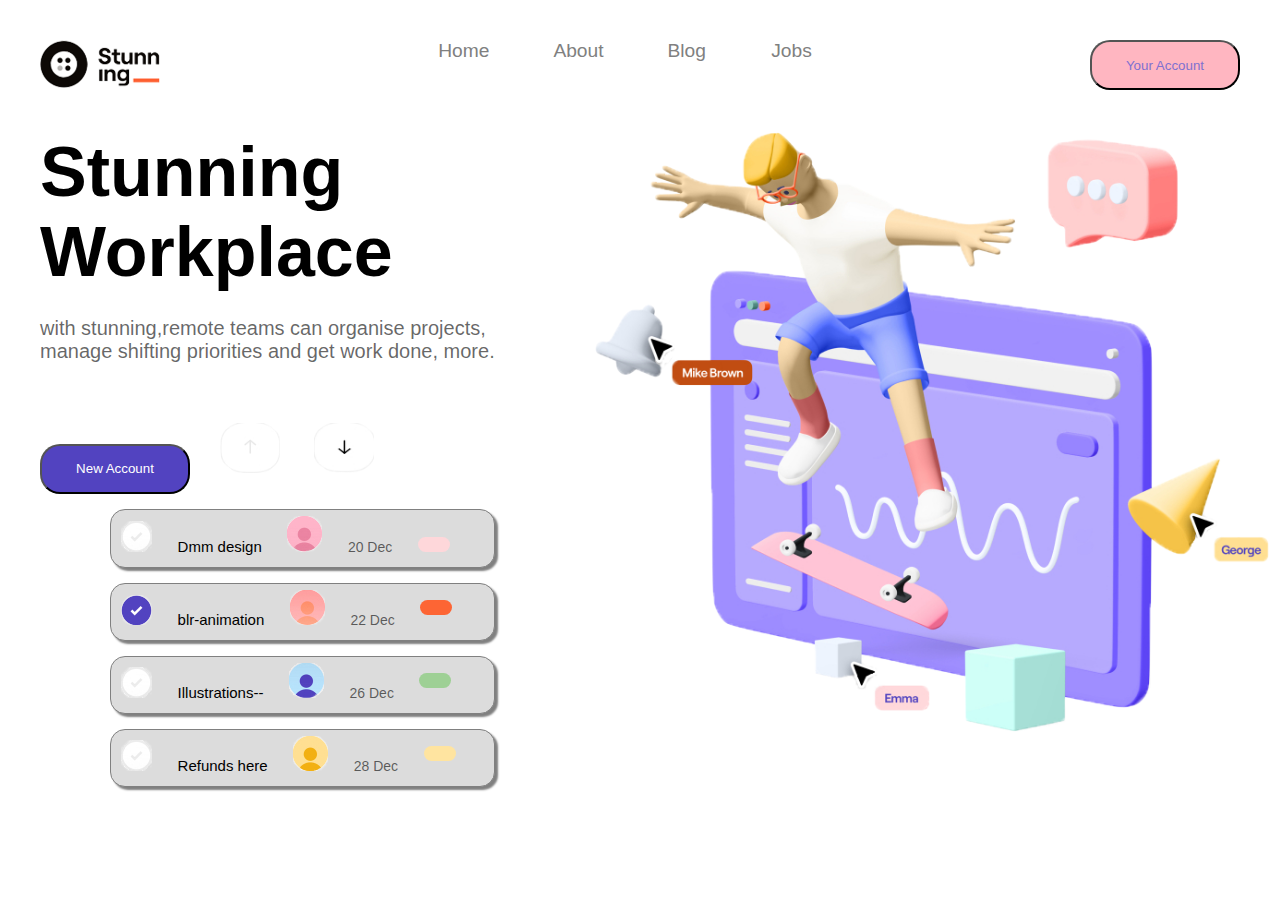
<file: index.html>
<!DOCTYPE html>
<html lang="en">
<head>
    <meta charset="UTF-8">
    <meta name="viewport" content="width=device-width, initial-scale=1.0">
    <title>EDYODA</title>
    <link rel="stylesheet" href="stunning-landpage.css">
</head>
<body>
    <header>
        <div class="main-container" id="navbar">
            <div class="child"><img id="logo" src="stunning-logo.png" alt=""></div>
            <div class="child small-container">
                <span class="item"><a href="#">Home</a></span>
                <span class="item"><a href="#">About</a></span>
                <span class="item"><a href="#">Blog </a></span>
                <span class="item"><a href="#">Jobs</a></span>
            </div>
            <div class="child"><button id="your-account">Your Account</button></div>
        </div>
    </header>
    <main id="main-header">
        <div>
            <h1>Stunning</h1>
            <h1>Workplace</h1>
            <pre class="para">with stunning,remote teams can organise projects,
manage shifting priorities and get work done, more.</pre>
         <div>
            <button id="new-account" style="margin-top: 2px;">New Account</button>
            <span id="arrows">
            <img class="arrow-up" src="arrow-up.png" style="margin-top: 60px;height: 50px;width: 60px;"> </span>
            <span id="arrows"> 
            <img class="arrow-down" src="arrow-down.png" style="margin-top: 60px;height: 50px;width: 60px;" alt="#"> 
            </span>  
        </div>
        <div>
        <div class="span1 spans"> 
            <span><img src="tick-gray.png" alt="#"></span>
            <span class="txt">Dmm design</span>
            <span><img  class="cards" src="user-pink.png" alt="#"></span>
            <span class="date">20 Dec</span>
            <div class="box1 box"></div>
       </div>
        <div class="span2 spans"> 
            <span><img src="tick-blue.png" alt=""></span>
            <span>blr-animation</span>
            <span><img class="cards"  src="user-red.png" alt=""></span>
            <span class="date">22 Dec</span>
            <span class="box2 box"></span>
        </div>
        <div class="span3 spans"> 
            <span><img src="tick-gray.png" alt=""></span>
            <span>Illustrations--</span>
            <span><img class="cards" src="user-blue.png" alt=""></span>
            <span class="date">26 Dec</span>
            <span class="box3 box"></span>
        </div>
        <div class="span4 spans"> 
            <span><img src="tick-gray.png" alt=""></span>
            <span>Refunds here</span>
            <span><img class="cards" src="user-orange.png" alt=""></span>
            <span class="date">28 Dec</span>
            <span class="box4 box"></span>
        </div>
        </div>
        </div>
        <img id="main-img" src="landing-section-image.png" alt="">
    </main>
</body>
</html>
</file>
<file: stunning-landpage.css>
body{
    overflow: scroll;
}
*{
    text-decoration: none;
    margin: 0px;
}
.main-container{
    display: flex;
    justify-content: space-between;
}
.small-container{
    margin: 40px;
}
.item{
    margin-top: 40px;
    padding: 20px;
    font-size: larger;
    font-family: sans-serif;
}
.item a{
    color: grey;
}
.item a:hover{
    text-decoration: underline #8071D0;
    font-family: sans-serif;
    color: black;
}
#logo{
    margin: 0px;
    height: 48px;
    width:120px
}
.child{
    margin: 40px;
}
#your-account{
    width:150px;
    height: 50px;
    background-color: lightpink;
    color:  #8071D0;
    font-family: sans-serif;
    border-radius: 20px;
    margin: 0px;
}
#main-header{
    display: flex;
    margin-left: 40px;
    font-size: 35px;
    font-family: sans-serif;
    font-weight: 20px;
}
.para{
    font-family: sans-serif,'Segoe UI', Tahoma, Geneva, Verdana, sans-serif;
    font-size: 20px;
    color:rgba(0,0,0,0.6);
    margin-top:25px;
    float: left;
}
#main-img{
    margin-left: 100px;
    height: 600px; 
}
#new-account{
    width:150px;
    height: 50px;
    background-color: #5243C0;
    color: #ffffff;
    font-family: sans-serif;
    border-radius: 20px;
}
.arrow-up,.arrow-down{
    margin-top: 10px;
    margin-left: 10px;
}
.spans{
    margin-top: 15px;
    font-size: 20px;
    font-family: sans-serif;
    margin-left: 70px;
    border-radius: 15px;
    margin-bottom: 0px;
    border: 1px solid grey;
    padding-bottom: 10px;
    box-shadow: 3px 3px 2px  grey;
    background-color: gainsboro;
    
}
span{
    font-size: 15px;
    margin: 10px 10px;
    font-family: sans-serif;

}
.date{
    font-size: 14px;
    color:rgba(0,0,0,0.6);
}
.box{
    height: 3px;
    width: 20px;
    background-color: #5243C0;
    display: inline-block;
    border-radius: 13px;
    padding: 6px;
    margin-left: 10px;
}
.box1{
   background-color:  #FED7DA;
}
.box2{
   background-color:  #FD6534;
}
.box3{
   background-color:  #9ED095;
}
.box4{
   background-color:   #FFE4A0;
}
.spans:hover{
    background-color: #ffffff;
    color :#5243C0;
    box-shadow: 5px 5px 5px #ffffff;
}
.cards{
    padding-top: 6px;
}
</file>
